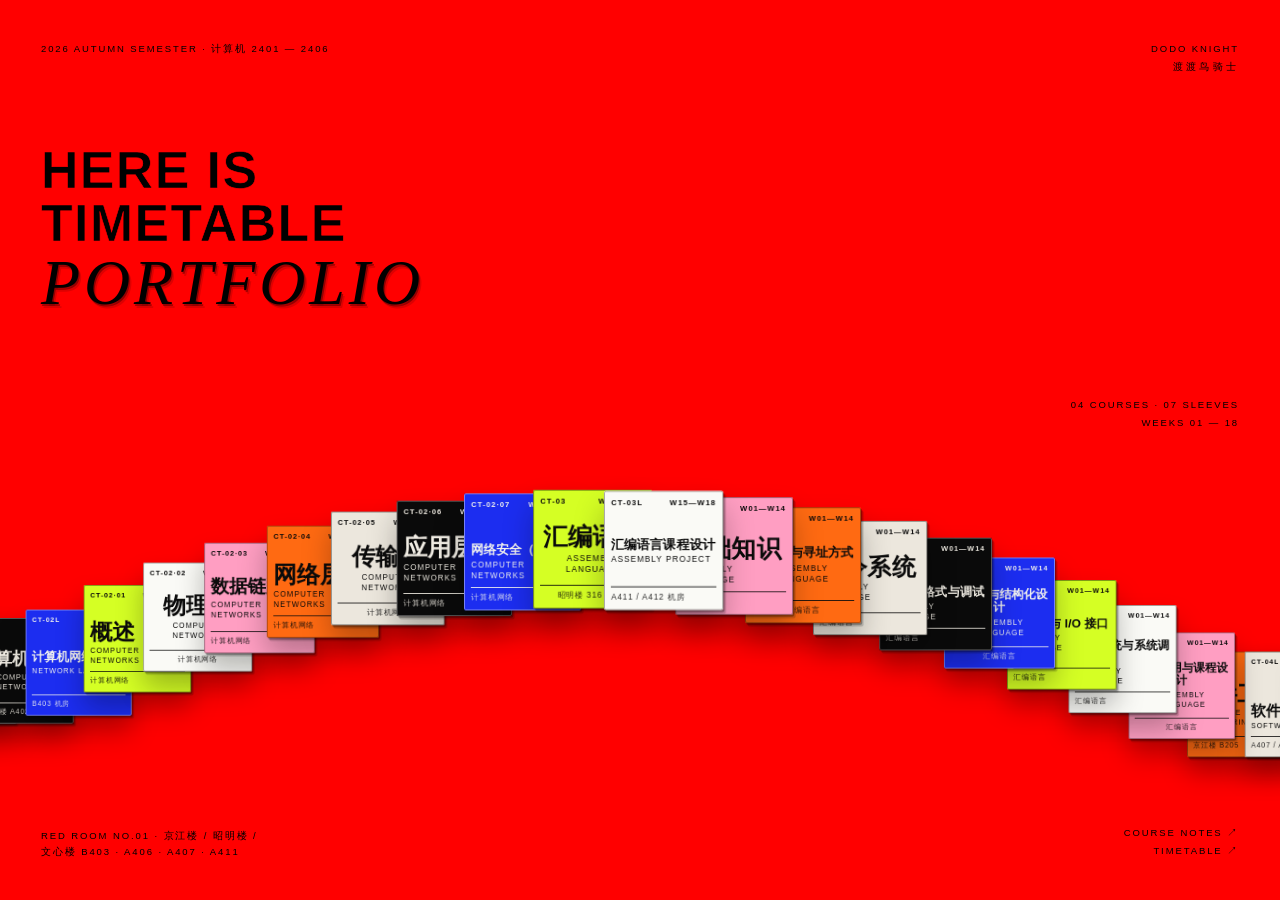
<file: index.html>
<!DOCTYPE html>
<html lang="zh-CN">
<head>
  <meta charset="UTF-8" />
  <meta name="viewport" content="width=device-width, initial-scale=1" />
  <meta name="color-scheme" content="only light" />
  <title>HERE IS TIMETABLE — PORTFOLIO · 渡渡鸟骑士</title>
  <meta name="description" content="2026 秋季学期课表：红底极简排版，横向弧形专辑卡阵，左右移动鼠标即可翻页" />
  <link rel="stylesheet" href="home.css" />
</head>
<body class="home">

  <!-- ================= 左上最上面：一行小字 ================= -->
  <p class="cover-note">2026 Autumn Semester · 计算机 2401 — 2406</p>

  <!-- ================= 左上：两行大字 + 一行花字 ================= -->
  <header class="cover">
    <h1 class="cover-title">
      <span class="line line-a">Here is</span>
      <span class="line line-b">Timetable</span>
      <span class="line line-c">Portfolio</span>
    </h1>
  </header>

  <!-- ================= 下半：倒 C 形专辑卡阵 ================= -->
  <main class="stage" id="stage">
    <div class="ring" id="ring" role="group" aria-label="课程与章节专辑卡阵"></div>
    <noscript>
      <p class="deck-fallback">本页需要启用 JavaScript 才能显示专辑卡阵。</p>
    </noscript>
  </main>

  <!-- ================= 右侧：三行极小黑色文字 ================= -->
  <aside class="meta meta-name">
    <p class="micro">Dodo Knight</p>
    <p class="micro micro-cn">渡渡鸟骑士</p>
  </aside>

  <aside class="meta meta-info">
    <p class="micro">04 Courses · 07 Sleeves</p>
    <p class="micro">Weeks 01 — 18</p>
  </aside>

  <nav class="meta meta-nav" aria-label="站点导航">
    <a class="micro link" href="courses.html">Course Notes ↗</a>
    <a class="micro link" href="timetable.html">Timetable ↗</a>
  </nav>

  <!-- ================= 左下：极小版权行 ================= -->
  <p class="micro colophon">
    Red Room No.01 · 京江楼 / 昭明楼 / 文心楼 B403 · A406 · A407 · A411
  </p>

  <script src="home.js"></script>
</body>
</html>
</file>
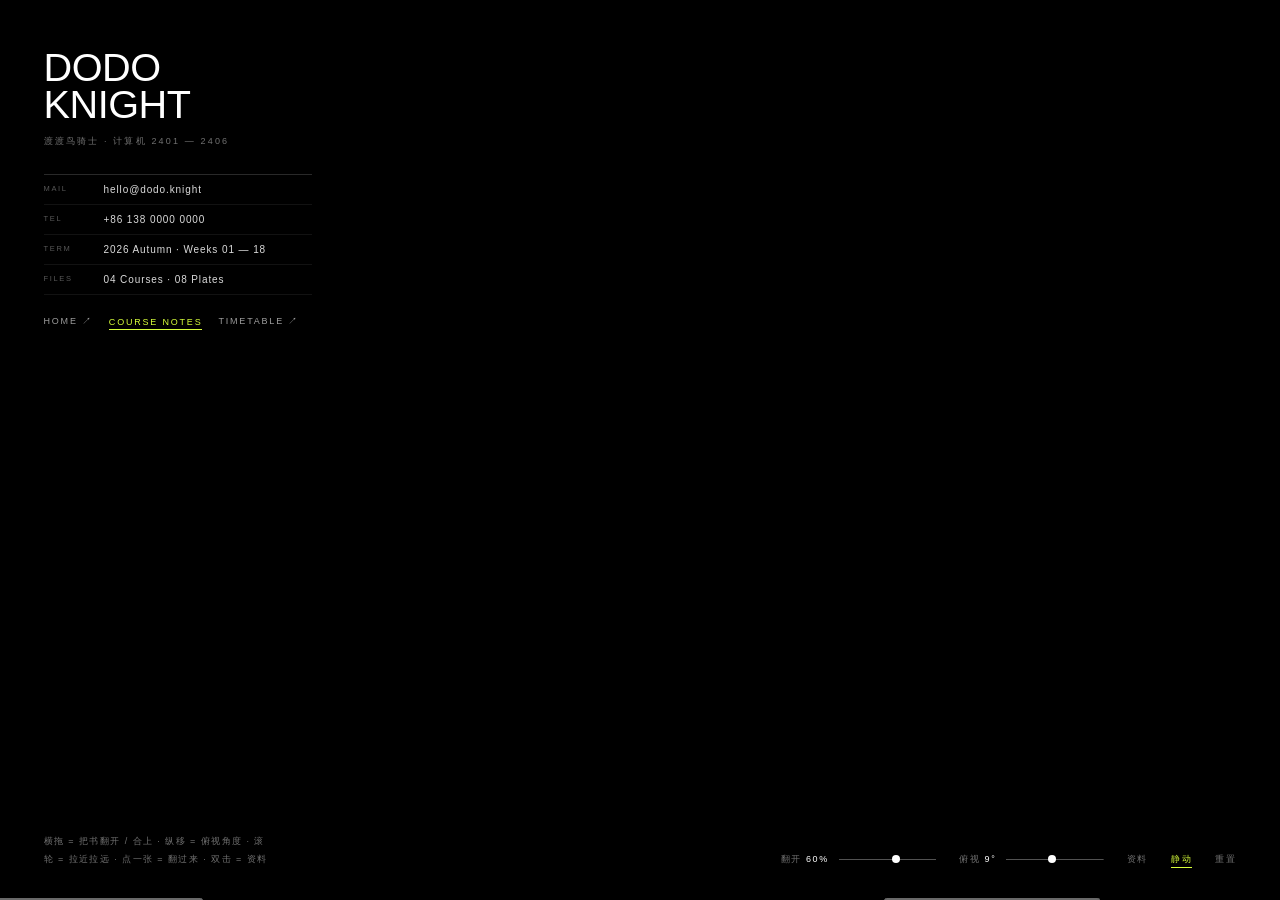
<file: courses.html>
<!DOCTYPE html>
<html lang="zh-CN">
<head>
  <meta charset="UTF-8" />
  <meta name="viewport" content="width=device-width, initial-scale=1" />
  <meta name="color-scheme" content="dark" />
  <title>课程资料 · Cosmic Timetable</title>
  <meta name="description" content="黑场纸页扇：画面正中央一个书脊点，八张有厚度的纸向左右两侧呈放射状摊开，横拖即开合，点一张把它翻过来" />
  <link rel="stylesheet" href="shared.css" />
  <link rel="stylesheet" href="courses.css" />
</head>
<body class="courses">

  <!-- ================= 左上：极简身份区（极细大字 + 极小字，大小对比拉开） ================= -->
  <header class="mast">
    <h1 class="mast-name">Dodo<br />Knight</h1>

    <p class="mast-cn">渡渡鸟骑士 · 计算机 2401 — 2406</p>

    <dl class="mast-meta">
      <div><dt>Mail</dt><dd>hello@dodo.knight</dd></div>
      <div><dt>Tel</dt><dd>+86 138 0000 0000</dd></div>
      <div><dt>Term</dt><dd>2026 Autumn · Weeks 01 — 18</dd></div>
      <div><dt>Files</dt><dd id="idenFiles">04 Courses · 08 Plates</dd></div>
    </dl>

    <nav class="mast-nav" aria-label="站点导航">
      <a class="mast-link" href="index.html">Home ↗</a>
      <span class="mast-link is-now">Course Notes</span>
      <a class="mast-link" href="timetable.html">Timetable ↗</a>
    </nav>
  </header>

  <!-- ================= 舞台：书脊点在画面正中央，八张纸围着它向两侧放射状摊开 ================= -->
  <main class="stage" id="stage" aria-label="课程纸页扇">
    <!-- Canvas kept for legacy; textures are drawn to canvases and used as CSS backgrounds. -->
    <canvas class="view" id="view" width="1280" height="720" aria-hidden="true"></canvas>

    <!-- 当使用纯 CSS/DOM 渲染时，下面会插入 .fan 与 .plate 元素 -->
    <div class="fan" id="fan" role="group" aria-label="八张纸页扇"></div>

    <!-- 画布起不来（没有 WebGL）时的说明（仍保留，但不作为错误） -->
    <p class="stage-note" id="stageNote" hidden>
      这台设备的浏览器不需要 WebGL，纸页扇以纯 CSS 3D 渲染。
    </p>

    <!-- 八张纸在 DOM 里的替身：键盘 / 读屏照样走着到 -->
    <ul class="plates" id="plates" aria-label="八张纸"></ul>

    <noscript>
      <p class="stage-note">本页需要启用 JavaScript 才能渲染纸页扇。</p>
    </noscript>
  </main>

  <!-- ================= 右下：极小控制条 ================= -->
  <div class="dock">
    <label class="dock-range" for="openness">
      <span class="dock-cap">翻开 <b id="openVal">60%</b></span>
      <input type="range" id="openness" min="0" max="100" value="60" step="1" />
    </label>
    <label class="dock-range" for="lean">
      <span class="dock-cap">俯视 <b id="leanVal">09°</b></span>
      <input type="range" id="lean" min="-6" max="26" value="9" step="1" />
    </label>
    <button class="dock-btn" type="button" id="detailBtn">资料</button>
    <button class="dock-btn" type="button" id="autoBtn" aria-pressed="true">静动</button>
    <button class="dock-btn" type="button" id="resetBtn">重置</button>
  </div>

  <!-- ================= 左下：极小提示 ================= -->
  <p class="hint">
    横拖 = 把书翻开 / 合上 · 纵移 = 俯视角度 · 滚轮 = 拉近拉远 · 点一张 = 翻过来 · 双击 = 资料
  </p>

  <!-- ================= 资料抽屉 ================= -->
  <div class="scrim" id="scrim" hidden></div>
  <aside class="detail" id="detail" role="dialog" aria-modal="true"
         aria-labelledby="detailTitle" hidden>
    <button class="detail-close" type="button" id="detailClose" aria-label="关闭">✕</button>
    <div class="detail-sheet" id="detailSheet"></div>
  </aside>

  <!-- 用纯 CSS 3D + DOM 替代 three.js 渲染 -->
  <script src="courses.js"></script>
</body>
</html>
</file>
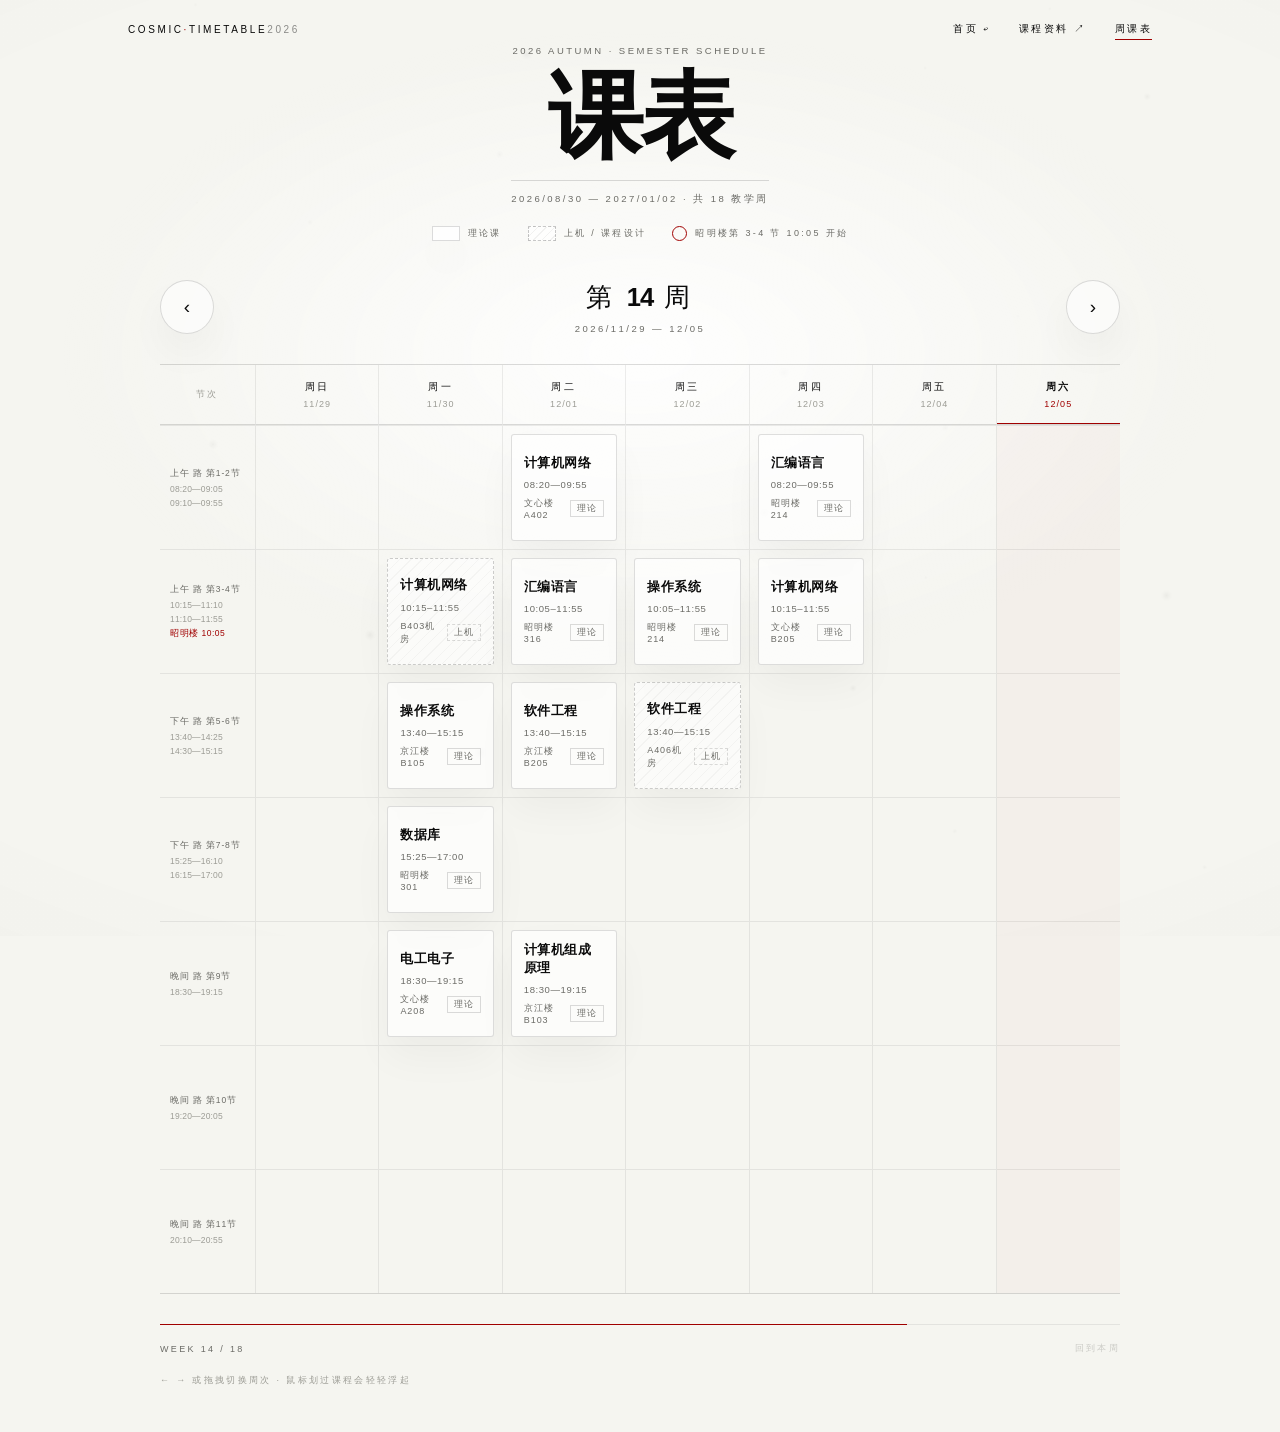
<file: timetable.html>
<!DOCTYPE html>
<html lang="zh-CN">
<head>
  <meta charset="UTF-8" />
  <meta name="viewport" content="width=device-width, initial-scale=1" />
  <meta name="color-scheme" content="dark" />
  <title>周课表 · Cosmic Timetable</title>
  <meta name="description" content="2026 秋季学期周课表：第 1—18 周，理论 / 上机，可左右翻周" />
  <link rel="stylesheet" href="shared.css" />
  <link rel="stylesheet" href="timetable.css" />
</head>
<body class="timetable-page">
  <!-- 星流粒子背景 -->
  <canvas id="starfield" aria-hidden="true"></canvas>
  <div class="vignette" aria-hidden="true"></div>

  <!-- 顶部导航 -->
  <nav class="topnav" aria-label="站点导航">
    <a class="nav-brand" href="index.html">COSMIC<i>·</i>TIMETABLE<i>2026</i></a>
    <div class="nav-links">
      <a class="nav-pill" href="index.html">首页 ↩</a>
      <a class="nav-pill" href="courses.html">课程资料 ↗</a>
      <span class="nav-pill is-static">周课表</span>
    </div>
  </nav>

  <main class="stage">
    <header class="masthead">
      <p class="eyebrow">2026 Autumn &middot; Semester Schedule</p>
      <h1 class="title display">课表</h1>
      <p class="meta" id="semesterMeta"></p>
      <ul class="legend">
        <li><span class="key key-theory" aria-hidden="true"></span>理论课</li>
        <li><span class="key key-lab" aria-hidden="true"></span>上机 / 课程设计</li>
        <li><span class="key key-note" aria-hidden="true"></span>昭明楼第 3-4 节 10:05 开始</li>
      </ul>
    </header>

    <section class="timetable" aria-label="一周课程安排">
      <div class="panel-head">
        <button class="nav-btn" id="prevWeek" type="button" aria-label="上一周" title="上一周（←）">
          <span aria-hidden="true">&#8249;</span>
        </button>
        <div class="week-info">
          <p class="week-title" id="weekLabel" aria-live="polite">第 1 周</p>
          <p class="week-range" id="weekRange"></p>
        </div>
        <button class="nav-btn" id="nextWeek" type="button" aria-label="下一周" title="下一周（→）">
          <span aria-hidden="true">&#8250;</span>
        </button>
      </div>

      <div class="viewport" id="viewport">
        <div class="track" id="track"></div>
      </div>

      <div class="panel-foot">
        <div class="progress" aria-hidden="true"><span class="progress-bar" id="progressBar"></span></div>
        <div class="foot-row">
          <p class="counter" id="counter"></p>
          <button class="ghost-btn" id="todayBtn" type="button" title="回到当前教学周（Home）">回到本周</button>
        </div>
        <p class="hint">&larr; &rarr; 或拖拽切换周次 · 鼠标划过课程会轻轻浮起</p>
      </div>
    </section>

    <noscript><p class="hint">本页需要启用 JavaScript 才能渲染课表。</p></noscript>
  </main>

  <script src="timetable.js"></script>
</body>
</html>
</file>
<file: home.css>
/* ==========================================================================
   HERE IS TIMETABLE — PORTFOLIO · 首页
   纯大红色 #FF0000 底 · 杂志封面式标题 · 横向 3D 弧形专辑卡阵
   规矩：不加渐变、不加粒子、不加图标，只有红 / 黑与卡面自身的专辑配色
   ========================================================================== */

:root {
  --red: #ff0000;
  --ink: #000000;
  --gutter: clamp(18px, 3.2vw, 52px);
  --micro: 9.5px;
  --sans: "Helvetica Neue", Helvetica, Arial, "PingFang SC", "Microsoft YaHei", sans-serif;
  --serif: "Bodoni MT", Didot, "Times New Roman", "Songti SC", "SimSun", serif;
  --silk: cubic-bezier(0.16, 1, 0.3, 1);
}

*,
*::before,
*::after { box-sizing: border-box; }

html,
body { height: 100%; }

body {
  margin: 0;
  overflow: hidden;
  background: var(--red);
  color: var(--ink);
  font-family: var(--sans);
  font-kerning: normal;
  -webkit-font-smoothing: antialiased;
  text-rendering: optimizeLegibility;
}

/* ---------- 极小文字：全站唯一的注释字号 ---------- */

.micro {
  margin: 0;
  font-size: var(--micro);
  font-weight: 500;
  letter-spacing: 0.2em;
  line-height: 1.9;
  text-transform: uppercase;
}

.micro-cn { letter-spacing: 0.34em; }

.link {
  position: relative;
  display: inline-block;
  color: inherit;
  text-decoration: none;
}

.link::after {
  position: absolute;
  left: 0;
  right: 0;
  bottom: -1px;
  height: 1px;
  content: "";
  background: currentColor;
  transform: scaleX(0);
  transform-origin: 0 50%;
  transition: transform 0.7s var(--silk);
}

.link:hover::after,
.link:focus-visible::after { transform: scaleX(1); }

/* ---------- 封面标题（左上：小字在上，三行大字在下） ---------- */

.cover {
  position: fixed;
  left: var(--gutter);
  top: clamp(56px, 16vh, 168px);
  z-index: 5;
  pointer-events: none;
}

.cover-title {
  margin: 0;
  display: flex;
  flex-direction: column;
}

.line {
  display: block;
  white-space: nowrap;
  text-transform: uppercase;
}

/* 大字：照着参考图——字重再压黑一档，两行之间留出可见的一道红 */
.line-a,
.line-b {
  font-size: clamp(22px, min(4.05vw, 7.6vh), 74px);
  font-weight: 700;
  line-height: 1.02;
  letter-spacing: 0.028em;
  -webkit-text-stroke: 0.012em var(--red);
}

/* 第三行「花字」：参考图里它比上面两行更大，高对比意大利体 + 极浅一层立体影 */
.line-c {
  font-family: var(--serif);
  font-style: italic;
  font-weight: 400;
  font-size: clamp(24px, min(5vw, 9.4vh), 92px);
  line-height: 1.02;
  letter-spacing: 0.06em;
  text-shadow:
    0.022em 0.03em 0 rgba(0, 0, 0, 0.34),
    0.045em 0.062em 0 rgba(0, 0, 0, 0.13);
}

/* 那行小字：单独钉在左边最上面，与右上角的落款同一水平线 */
.cover-note {
  position: fixed;
  left: var(--gutter);
  top: clamp(24px, 4.4vh, 46px);
  z-index: 6;
  margin: 0;
  font-size: var(--micro);
  font-weight: 500;
  letter-spacing: 0.2em;
  line-height: 1.9;
  text-transform: uppercase;
}

/* ---------- 舞台与弧形卡阵 ---------- */

/* 每张卡的层叠顺序由 z-index 定 —— 于是最靠中间的那张永远压住左右邻卡 */
.stage {
  position: fixed;
  inset: 0;
  z-index: 2;
  overflow: hidden;
}

/* 卡阵原点：屏幕中轴偏下——中间最高，两端沿倒 C 沉下去，且左高右低，整条卡带落在下半幅 */
.ring {
  position: absolute;
  left: 50%;
  top: 62%;
  width: 0;
  height: 0;
}

/* 一张卡 = 一张专辑：方封套 + 扑克牌式的厚度与投影 */
.sleeve {
  --u: calc(var(--cw) / 100);
  --pad: calc(var(--u) * 6);
  position: absolute;
  left: 0;
  top: 0;
  width: var(--cw);
  height: var(--cw);
  margin-left: calc(var(--cw) / -2);
  margin-top: calc(var(--cw) / -2);
  padding: var(--pad);
  display: flex;
  flex-direction: column;
  justify-content: space-between;
  overflow: hidden;
  border-radius: 2px;
  background: var(--bg);
  color: var(--fg);
  text-decoration: none;
  will-change: transform, opacity;
  transition: opacity 0.5s var(--silk);
  box-shadow:
    calc(var(--u) * 1.1) calc(var(--u) * 1.5) 0 rgba(0, 0, 0, 0.3),
    calc(var(--u) * 2.2) calc(var(--u) * 3) 0 rgba(0, 0, 0, 0.16),
    0 calc(var(--u) * 15) calc(var(--u) * 26) rgba(0, 0, 0, 0.28);
}

/* 封套边缘的一根发丝线 */
.sleeve::after {
  position: absolute;
  inset: 0;
  content: "";
  border: 1px solid var(--edge);
  border-radius: inherit;
  pointer-events: none;
}

/* 靠近鼠标的那张：原地放大成一张方卡，影子再压重一点 */
.sleeve.is-lift {
  box-shadow:
    calc(var(--u) * 1.1) calc(var(--u) * 1.5) 0 rgba(0, 0, 0, 0.32),
    calc(var(--u) * 2.2) calc(var(--u) * 3) 0 rgba(0, 0, 0, 0.18),
    0 calc(var(--u) * 22) calc(var(--u) * 38) rgba(0, 0, 0, 0.44);
}

/* ---------- 卡面排版（小卡：注释字号相对放大，保证还看得清） ---------- */

.sv-head {
  display: flex;
  justify-content: space-between;
  font-size: calc(var(--u) * 6.4);
  font-weight: 600;
  letter-spacing: 0.14em;
  text-transform: uppercase;
}

.sv-name {
  display: flex;
  flex-direction: column;
  gap: calc(var(--u) * 2.6);
}

.sv-cn {
  font-size: calc(var(--cw) * var(--cn, 0.2));
  font-weight: 800;
  line-height: 1.05;
  letter-spacing: 0.005em;
}

.sv-en {
  font-size: calc(var(--u) * 6.8);
  font-weight: 500;
  line-height: 1.35;
  letter-spacing: 0.13em;
  text-transform: uppercase;
}

.sv-foot {
  display: flex;
  flex-direction: column;
  gap: calc(var(--u) * 1.6);
  padding-top: calc(var(--u) * 3);
  border-top: 1px solid;
  font-size: calc(var(--u) * 6.8);
  font-weight: 500;
  line-height: 1.45;
  letter-spacing: 0.1em;
  text-transform: uppercase;
  opacity: 0.85;
}

/* ---------- 三种版面：同一套字，不同的排法 ---------- */

/* A · 标题靠上，信息压底 */
.sv-a .sv-name { margin-top: calc(var(--u) * 7); }

/* B · 标题与信息一起压在底部 */
.sv-b .sv-name { margin-top: auto; }
.sv-b .sv-foot { margin-top: calc(var(--u) * 5); }
.sv-b .sv-head {
  position: absolute;
  left: var(--pad);
  right: var(--pad);
  top: var(--pad);
}

/* C · 全部居中对齐，页眉页脚贴边 */
.sv-c {
  align-items: center;
  justify-content: center;
  text-align: center;
}

.sv-c .sv-name { gap: calc(var(--u) * 3.4); }

.sv-c .sv-head,
.sv-c .sv-foot {
  position: absolute;
  left: var(--pad);
  right: var(--pad);
}

.sv-c .sv-head { top: var(--pad); }
.sv-c .sv-foot { bottom: var(--pad); align-items: center; }

/* ---------- 七张专辑的七种封套配色 ---------- */

.skin-cream  { --bg: #ece7dd; --fg: #0b0b0b; --edge: rgba(0, 0, 0, 0.4); }
.skin-ink    { --bg: #0a0a0a; --fg: #f1ede4; --edge: rgba(255, 255, 255, 0.32); }
.skin-cobalt { --bg: #1c2df0; --fg: #f2f2ee; --edge: rgba(255, 255, 255, 0.4); }
.skin-acid   { --bg: #d5ff24; --fg: #0b0b0b; --edge: rgba(0, 0, 0, 0.4); }
.skin-white  { --bg: #fafaf6; --fg: #0b0b0b; --edge: rgba(0, 0, 0, 0.34); }
.skin-blush  { --bg: #ff9ec2; --fg: #0b0b0b; --edge: rgba(0, 0, 0, 0.34); }
.skin-tang   { --bg: #ff6a12; --fg: #0b0b0b; --edge: rgba(0, 0, 0, 0.34); }

/* ---------- 右侧 / 左下的极小文字块 ---------- */

.meta {
  position: fixed;
  z-index: 6;
  text-align: right;
}

.meta-name { top: clamp(24px, 4.4vh, 46px); right: var(--gutter); }
.meta-info { top: 44%; right: var(--gutter); }
.meta-nav {
  bottom: clamp(24px, 4.4vh, 46px);
  right: var(--gutter);
  display: flex;
  flex-direction: column;
  align-items: flex-end;
}

.colophon {
  position: fixed;
  left: var(--gutter);
  bottom: clamp(24px, 4.4vh, 46px);
  z-index: 6;
  max-width: 42ch;
  line-height: 1.7;
}

/* ---------- 卡阵兜底提示（只在没有 JavaScript 时出现） ---------- */

.deck-fallback {
  position: absolute;
  left: var(--gutter);
  right: var(--gutter);
  bottom: clamp(40px, 7vh, 80px);
  margin: 0;
  font-size: var(--micro);
  font-weight: 500;
  letter-spacing: 0.18em;
  text-align: center;
  text-transform: uppercase;
}

/* ---------- 键盘焦点 ---------- */

:focus-visible {
  outline: 1px solid currentColor;
  outline-offset: 4px;
}

/* ---------- 窄屏 / 矮屏 ---------- */

@media (max-width: 760px) {
  .cover { top: clamp(50px, 11vh, 92px); }
  .cover-note { letter-spacing: 0.14em; }
  .meta-info { top: 34%; }
  .colophon { display: none; }
}

@media (max-width: 560px) {
  .ring { top: 58%; }
}

@media (max-height: 680px) {
  .meta-info { top: 32%; }
  .ring { top: 58%; }
}
</file>
<file: shared.css>
/* ==========================================================================
   COSMIC TIMETABLE · 共享层
   设计令牌（纸 / 墨 / 荧光点缀）+ 固定顶部导航 + 通用小组件
   三个页面共用：
     index.html      首页拼贴
     courses.html    课程资料（纸页翻扇）
     timetable.html  周课表
   ========================================================================== */

:root {
  /* ── 纸 · 墨 · 一点红 ─────────────────────────────────────────────
     全站只有三种颜色：纸 #F5F5F0 / 墨 #0A0A0A / 点缀 #A00000
     想换成荧光黄绿，只改 --accent: #ccff00 一行即可 */
  --paper: #f5f5f0;
  --paper-2: #fbfbf7;
  --white: #ffffff;
  --ink: #0a0a0a;
  --accent: #a00000;
  --grey: #6b6b66;
  --grey-2: #9c9c95;

  /* 极细银灰边 + 极弱投影：卡片悬浮在纸上的材料感 */
  --hair: 0.5px;
  --line: rgba(10, 10, 10, 0.14);
  --line-soft: rgba(10, 10, 10, 0.07);
  --shadow-float: 0 20px 40px rgba(0, 0, 0, 0.04);
  --shadow-lift: 0 34px 70px rgba(0, 0, 0, 0.07);

  /* 字号 / 字重 / 字距：大标题极粗，正文极细 */
  --w-display: 900;
  --w-light: 300;
  --track: 0.15em;
  --track-wide: 0.26em;
  --track-tight: -0.035em;
  --gutter: 10vw;

  --sans: "Inter", "Helvetica Neue", "PingFang SC", "Hiragino Sans GB",
    "Microsoft YaHei", Arial, sans-serif;
  --mono: "SFMono-Regular", "JetBrains Mono", "Cascadia Mono", Consolas,
    "Liberation Mono", monospace;
  --serif: "Times New Roman", "Songti SC", "SimSun", serif;

  --ease: cubic-bezier(0.22, 0.61, 0.36, 1);
  --ease-silk: cubic-bezier(0.16, 1, 0.3, 1);

  /* 兼容旧变量名：全部收敛到纸 / 墨 / 点缀 */
  --noir: var(--ink);
  --grey-1: var(--grey);
  --lime: var(--white);
  --acid: var(--white);
  --red: var(--accent);
  --blue: var(--ink);
  --pink: var(--grey-2);
}

/* ---------- 固定顶部导航：报头式细字 + 悬停细线 ---------- */
/* 页面通过 --nav-ink 提供配色 */

.topnav {
  position: fixed;
  inset: 0 0 auto 0;
  z-index: 60;
  display: flex;
  align-items: center;
  justify-content: space-between;
  gap: 18px;
  padding: 20px var(--gutter);
  color: var(--nav-ink, var(--ink));
  pointer-events: none;
}

.topnav > * { pointer-events: auto; }

.nav-brand {
  color: inherit;
  font-size: 10px;
  font-weight: var(--w-light);
  letter-spacing: var(--track-wide);
  text-decoration: none;
  text-transform: uppercase;
  white-space: nowrap;
}

.nav-brand i {
  font-style: normal;
  color: var(--accent);
}

.nav-brand i:last-child {
  color: inherit;
  opacity: 0.45;
}

.nav-links {
  display: flex;
  align-items: center;
  gap: clamp(12px, 2.2vw, 30px);
}

.nav-pill {
  position: relative;
  padding: 3px 0;
  border: 0;
  background: none;
  color: inherit;
  font-size: 9.5px;
  font-weight: var(--w-light);
  letter-spacing: var(--track-wide);
  text-decoration: none;
  text-transform: uppercase;
  white-space: nowrap;
  cursor: pointer;
}

.nav-pill::after {
  position: absolute;
  left: 0;
  bottom: 0;
  width: 100%;
  height: var(--hair);
  content: "";
  background: currentColor;
  transform: scaleX(0);
  transform-origin: 0 50%;
  transition: transform 0.6s var(--ease-silk);
}

.nav-pill:hover::after,
.nav-pill.is-active::after { transform: scaleX(1); }

.nav-pill.is-static { cursor: default; }

.nav-pill.is-static::after {
  background: var(--accent);
  transform: scaleX(1);
}

/* ---------- 通用小组件 ---------- */

/* 纸张颗粒：极弱噪点，像艺术纸的纤维 */
.grain {
  position: fixed;
  inset: 0;
  z-index: 70;
  pointer-events: none;
  opacity: 0.4;
  mix-blend-mode: multiply;
  background-image: url('data:image/svg+xml;utf8,<svg xmlns="http://www.w3.org/2000/svg" width="180" height="180"><filter id="n"><feTurbulence type="fractalNoise" baseFrequency="0.9" numOctaves="3" stitchTiles="stitch"/></filter><rect width="180" height="180" filter="url(%23n)" opacity="0.42"/></svg>');
  background-size: 180px 180px;
}

.sr-only {
  position: absolute;
  width: 1px;
  height: 1px;
  margin: -1px;
  padding: 0;
  overflow: hidden;
  clip: rect(0 0 0 0);
  white-space: nowrap;
  border: 0;
}

/* ---------- 排版系统 ---------- */

/* 极小注释：展览标签式的注解 */
.micro,
.kicker {
  margin: 0;
  font-size: 9.5px;
  font-weight: var(--w-light);
  letter-spacing: var(--track-wide);
  text-transform: uppercase;
}

/* 正文基准：极细 + 宽字距 */
.track {
  font-weight: var(--w-light);
  letter-spacing: var(--track);
}

/* 巨幅标题：极粗 + 极缓慢的呼吸（缩放 + 字距一起动） */
.display {
  margin: 0;
  font-weight: var(--w-display);
  letter-spacing: var(--track-tight);
  line-height: 0.85;
  transform-origin: 50% 52%;
  animation: breathe 14s cubic-bezier(0.45, 0, 0.55, 1) infinite;
  will-change: transform, letter-spacing;
}

/* 只让字距呼吸，不动缩放 */
.breathe-track {
  animation: breathe-track 18s cubic-bezier(0.45, 0, 0.55, 1) infinite;
  will-change: letter-spacing;
}

@keyframes breathe {
  0%, 100% { transform: scale(1); letter-spacing: var(--track-tight); }
  50%      { transform: scale(1.017); letter-spacing: calc(var(--track-tight) + 0.014em); }
}

@keyframes breathe-track {
  0%, 100% { letter-spacing: var(--track); }
  50%      { letter-spacing: calc(var(--track) + 0.07em); }
}

/* 出版物的细分割线 */
.rule {
  height: var(--hair);
  margin: 0;
  border: 0;
  background: var(--line);
}

.rule-accent {
  height: var(--hair);
  margin: 0;
  border: 0;
  background: var(--accent);
}

/* 只给大标题保留的点缀：一小段红线 */
.tick {
  display: block;
  width: 34px;
  height: 1px;
  background: var(--accent);
}

:focus-visible {
  outline: 1px solid currentColor;
  outline-offset: 4px;
}

/* ---------- 无障碍：减少动态效果 ---------- */

@media (prefers-reduced-motion: reduce) {
  .marquee-track,
  .display,
  .breathe-track { animation: none !important; }
}
</file>
<file: courses.css>
/* ==========================================================================
   课程资料 · 黑场纸页扇（3D PAPER FAN）
   纯黑底 + 白纸 + 一点荧光黄：画面正中央是一个「书脊点」，
   八张有厚度的纸全部以它为转轴，向左右两侧呈放射状立在空中，
   左边四张朝左、右边四张朝右，相邻两张永远差一个夹角（书页那样翻开着）。
   纸是三维实体（three.js 画的，见 vendor/three.min.js + courses.js）：
   正面 / 背面是 canvas 贴图，四道边墙是纸的侧厚。
   CSS 这里只管舞台、那一排看不见但点得到的按钮、以及抽屉 / 控制条。
   ========================================================================== */

body.courses {
  height: 100vh;
  height: 100dvh;
  margin: 0;
  overflow: hidden;
  background: #000;
  color: #fff;
  font-family: var(--sans);
  font-size: 15px;
  font-weight: 200;
  letter-spacing: 0.02em;
  -webkit-font-smoothing: antialiased;
  -moz-osx-font-smoothing: grayscale;

  /* ── 白纸 ─────────────────────────────────────────────── */
  --sheet: #f4f3ee;               /* 纸页本身 */
  --sheet-ink: #0a0a0a;           /* 纸上的字 */
  --sheet-mute: rgba(10, 10, 10, 0.52);
  --sheet-hair: rgba(10, 10, 10, 0.15);
  --sheet-edge: #cfcec7;          /* 纸的侧厚（前侧，受光） */
  --sheet-edge-2: #a8a7a0;        /* 纸的侧厚（后侧，背光） */

  /* ── 夹在册子里的那张墨纸 ──
     纸上的版面色值全部由脚本读这几行画进 canvas，所以色值只写在这里 */
  --ink-sheet: #0e0e0e;
  --ink-ink: #f2f2ee;
  --ink-mute: rgba(242, 242, 238, 0.5);
  --ink-hair: rgba(242, 242, 238, 0.2);
  --ink-edge: #2c2c2a;
  --ink-edge-2: #151514;

  /* ── 舞台上的一切 ─────────────────────────────────────── */
  --accent: #d8ff3a;              /* 唯一点缀：荧光黄 */
  --blue: #1f2ef0;                /* 极少处才用的蓝 */
  --cold: rgba(255, 255, 255, 0.16);
  --cold-2: rgba(255, 255, 255, 0.44);
  --gutter: clamp(20px, 3.4vw, 56px);
  --hairline: 0.5px;
  --th: 7px;                      /* 一张纸有多厚 */
  --w-thin: 100;
  --w-light: 200;
}

:focus-visible {
  outline: 1px solid currentColor;
  outline-offset: 4px;
}

/* ---------- 左上：极细大字 + 极小字，大小对比拉到最开 ---------- */

.mast {
  position: fixed;
  left: var(--gutter);
  top: clamp(26px, 5.4vh, 62px);
  z-index: 55;
  width: min(268px, 66vw);
  pointer-events: none;
}

.mast > * { pointer-events: auto; }

.mast-name {
  margin: 0;
  font-size: clamp(30px, 3.1vw, 46px);
  font-weight: var(--w-thin);
  letter-spacing: -0.012em;
  line-height: 0.94;
  text-transform: uppercase;
}

.mast-cn {
  margin: 12px 0 0;
  color: var(--cold-2);
  font-size: 9px;
  font-weight: var(--w-light);
  letter-spacing: 0.24em;
}

.mast-meta {
  margin: 26px 0 0;
  border-top: var(--hairline) solid var(--cold);
}

.mast-meta > div {
  display: grid;
  grid-template-columns: 52px 1fr;
  gap: 8px;
  padding: 7px 0;
  border-bottom: var(--hairline) solid rgba(255, 255, 255, 0.07);
}

.mast-meta dt {
  color: rgba(255, 255, 255, 0.34);
  font-size: 7.5px;
  font-weight: var(--w-light);
  letter-spacing: 0.22em;
  line-height: 1.9;
  text-transform: uppercase;
}

.mast-meta dd {
  margin: 0;
  color: rgba(255, 255, 255, 0.86);
  font-size: 10px;
  font-weight: var(--w-light);
  letter-spacing: 0.09em;
  line-height: 1.5;
}

.mast-nav {
  display: flex;
  flex-wrap: wrap;
  align-items: center;
  gap: 4px 16px;
  margin-top: 20px;
}

.mast-link {
  position: relative;
  color: rgba(255, 255, 255, 0.62);
  font-size: 9px;
  font-weight: var(--w-light);
  letter-spacing: 0.2em;
  text-decoration: none;
  text-transform: uppercase;
}

.mast-link::after {
  position: absolute;
  left: 0;
  bottom: -3px;
  width: 100%;
  height: var(--hairline);
  content: "";
  background: currentColor;
  transform: scaleX(0);
  transform-origin: 0 50%;
  transition: transform 0.6s var(--ease-silk);
}

.mast-link:hover { color: #fff; }
.mast-link:hover::after { transform: scaleX(1); }

.mast-link.is-now {
  color: var(--accent);
  cursor: default;
}

.mast-link.is-now::after {
  background: var(--accent);
  transform: scaleX(1);
}


/* ---------- 舞台：一片纯黑，画面正中央就是书脊点 ---------- */

.stage {
  position: fixed;
  inset: 0;
  z-index: 10;
  overflow: hidden;
  touch-action: none;             /* 横拖 / 纵拖都归脚本管，别让页面自己滚 */
  user-select: none;
  -webkit-user-select: none;
  cursor: grab;
}

.stage.is-dragging { cursor: grabbing; }

/* 画布：铺满整页；绘图缓冲的尺寸（含 devicePixelRatio）由脚本写 */
.view {
  display: block;
  width: 100%;
  height: 100%;
  touch-action: none;
}

/* 八张纸在 DOM 里的替身：视觉上藏起来，键盘 / 读屏照样走着到 */
.plates {
  position: absolute;
  width: 1px;
  height: 1px;
  margin: -1px;
  padding: 0;
  overflow: hidden;
  clip: rect(0 0 0 0);
  white-space: nowrap;
  list-style: none;
}

.plates-btn {
  border: 0;
  background: none;
  color: inherit;
  font: inherit;
  cursor: pointer;
}

/* 没有 WebGL / 没有 JavaScript 时的兜底说明 */
.stage-note {
  position: absolute;
  left: 50%;
  top: 50%;
  width: min(34ch, 72vw);
  margin: 0;
  transform: translate(-50%, -50%);
  color: rgba(255, 255, 255, 0.66);
  font-size: 11px;
  font-weight: 200;
  letter-spacing: 0.16em;
  line-height: 1.9;
  text-align: center;
}

/* 左上那一片排版会压在纸上：给它一层极淡的黑纱，字就永远读得清 */
.mast::before {
  position: absolute;
  inset: -26px -34px -22px -48px;
  z-index: -1;
  content: "";
  background: radial-gradient(120% 105% at 22% 26%, rgba(0, 0, 0, 0.94),
    rgba(0, 0, 0, 0.6) 58%, rgba(0, 0, 0, 0) 100%);
}

/* ---------- 纸：全在 canvas 里画，这一层 CSS 不再管 ----------
   一张纸是三维实体，不是 DOM 元素。正面 / 背面 / 四道侧厚都由
   courses.js 用 three.js 画（BoxGeometry + canvas 贴图），
   朝向只靠 Object3D.rotation.y，所以这里没有任何 transform 规则；
   纸上的版面（编号 / 几何色块 / 大号课名 / 目录）画在 drawRecto / drawVerso 里，
   字号一律用 u = 纸高的 1/100，和原来那套版式一致。
   CSS 这里只管舞台、那排看不见但点得到的按钮、抽屉、控制条。 */


/* ---------- 左下：极小提示 · 右下：极小控制条 ---------- */

.hint {
  position: fixed;
  left: var(--gutter);
  bottom: clamp(18px, 3.6vh, 40px);
  z-index: 55;
  width: min(46ch, 50vw);
  margin: 0;
  color: var(--cold-2);
  font-size: 9px;
  font-weight: var(--w-light);
  letter-spacing: 0.16em;
  line-height: 1.9;
  text-transform: uppercase;
  pointer-events: none;
}

.dock {
  position: fixed;
  right: var(--gutter);
  bottom: clamp(18px, 3.6vh, 40px);
  z-index: 55;
  display: flex;
  align-items: center;
  gap: clamp(12px, 1.8vw, 26px);
}

.dock-range {
  display: flex;
  align-items: center;
  gap: 10px;
  cursor: pointer;
}

.dock-cap {
  color: var(--cold-2);
  font-size: 9px;
  font-weight: var(--w-light);
  letter-spacing: 0.18em;
  text-transform: uppercase;
  white-space: nowrap;
}

.dock-cap b {
  color: #fff;
  font-weight: 400;
  font-variant-numeric: tabular-nums;
}

.dock-range input[type="range"] {
  width: clamp(66px, 7.6vw, 116px);
  height: 16px;
  margin: 0;
  border: 0;
  background:
    linear-gradient(rgba(255, 255, 255, 0.32), rgba(255, 255, 255, 0.32))
    center / 100% 1px no-repeat;
  appearance: none;
  -webkit-appearance: none;
  cursor: pointer;
}

.dock-range input[type="range"]::-webkit-slider-thumb {
  width: 8px;
  height: 8px;
  border: 0;
  border-radius: 50%;
  background: #fff;
  appearance: none;
  -webkit-appearance: none;
}

.dock-range input[type="range"]::-moz-range-thumb {
  width: 8px;
  height: 8px;
  border: 0;
  border-radius: 50%;
  background: #fff;
}

.dock-btn {
  position: relative;
  padding: 2px 0;
  border: 0;
  background: none;
  color: var(--cold-2);
  font-family: inherit;
  font-size: 9px;
  font-weight: var(--w-light);
  letter-spacing: 0.18em;
  text-transform: uppercase;
  white-space: nowrap;
  cursor: pointer;
}

.dock-btn::after {
  position: absolute;
  right: 0;
  bottom: 0;
  left: 0;
  height: var(--hairline);
  content: "";
  background: currentColor;
  transform: scaleX(0);
  transform-origin: 0 50%;
  transition: transform 0.6s var(--ease-silk);
}

.dock-btn:hover::after,
.dock-btn[aria-pressed="true"]::after { transform: scaleX(1); }

.dock-btn:hover,
.dock-btn[aria-pressed="true"] { color: var(--accent); }

/* 兜底说明的样式在上面 .stage-note 里（画布起不来时脚本把它显出来） */

/* ---------- 资料抽屉：黑底白字，与舞台同一身衣服 ---------- */

.scrim {
  position: fixed;
  inset: 0;
  z-index: 70;
  background: rgba(0, 0, 0, 0.7);
  opacity: 0;
  transition: opacity 0.5s var(--ease);
}

.scrim.is-on { opacity: 1; }

.detail {
  position: fixed;
  top: 0;
  right: 0;
  bottom: 0;
  z-index: 80;
  width: min(560px, 92vw);
  overflow: hidden;
  border-left: var(--hairline) solid rgba(255, 255, 255, 0.16);
  background: #070707;
  color: #f2f2ee;
  box-shadow: -40px 0 90px rgba(0, 0, 0, 0.6);
  transform: translateX(102%);
  transition: transform 0.62s var(--ease-silk);
}

.detail.is-on { transform: translateX(0); }

.detail-sheet {
  height: 100%;
  padding: clamp(54px, 7vh, 84px) clamp(22px, 3.2vw, 50px) 54px;
  overflow-y: auto;
  overscroll-behavior: contain;
}

.detail-close {
  position: absolute;
  top: 14px;
  right: 16px;
  z-index: 2;
  width: 34px;
  height: 34px;
  border: 0;
  background: none;
  color: #f2f2ee;
  font-size: 14px;
  cursor: pointer;
}


.d-kicker {
  display: flex;
  justify-content: space-between;
  gap: 12px;
  margin: 0 0 12px;
  padding-right: 38px;      /* 给右上角的关闭按钮让位 */
  color: rgba(255, 255, 255, 0.42);
  font-family: var(--mono);
  font-size: 9.5px;
  letter-spacing: 0.22em;
  text-transform: uppercase;
}

.d-title {
  margin: 0;
  font-size: clamp(28px, 3.2vw, 40px);
  font-weight: var(--w-light);
  letter-spacing: -0.014em;
  line-height: 1.02;
}

.d-en {
  margin: 10px 0 0;
  color: rgba(255, 255, 255, 0.46);
  font-family: var(--serif);
  font-size: 13px;
  font-style: italic;
}

.d-now {
  margin: 16px 0 0;
  padding: 8px 11px;
  border-left: 2px solid var(--accent);
  background: rgba(255, 255, 255, 0.05);
  font-size: 11.5px;
  letter-spacing: 0.04em;
}

.d-block { margin-top: 30px; }

.d-block > h3 {
  display: flex;
  align-items: center;
  gap: 10px;
  margin: 0 0 12px;
  color: rgba(255, 255, 255, 0.78);
  font-family: var(--mono);
  font-size: 9.5px;
  font-weight: 400;
  letter-spacing: 0.24em;
  text-transform: uppercase;
}

.d-block > h3::after {
  flex: 1 1 auto;
  height: var(--hairline);
  content: "";
  background: rgba(255, 255, 255, 0.16);
}

.d-sched { margin: 0; }

.d-sched-row {
  display: grid;
  grid-template-columns: 62px 1fr;
  gap: 10px;
  padding: 8px 0;
  border-bottom: var(--hairline) dotted rgba(255, 255, 255, 0.22);
}

.ds-day {
  font-family: var(--mono);
  font-size: 10.5px;
}

.ds-body b {
  display: block;
  font-family: var(--mono);
  font-size: 11px;
  font-weight: 400;
  font-variant-numeric: tabular-nums;
}

.ds-body em {
  display: block;
  margin-top: 2px;
  color: rgba(255, 255, 255, 0.44);
  font-size: 11px;
  font-style: normal;
}

/* 上机那几行：全页唯一的蓝 */
.d-sched-row.is-lab .ds-day,
.d-sched-row.is-lab .ds-body b { color: #7c88ff; }

/* 教学大纲：一行一章 —— 荧光黄编号 + 章名 */
.d-list {
  margin: 0;
  padding: 0;
  list-style: none;
}

.d-list > li {
  display: flex;
  align-items: baseline;
  gap: 11px;
  padding: 9px 0;
  border-top: var(--hairline) solid rgba(255, 255, 255, 0.1);
  font-size: 12.5px;
  line-height: 1.6;
}

.d-list > li:first-child { border-top: 0; }

.d-list > li i {
  flex: 0 0 auto;
  min-width: 26px;
  color: var(--accent);
  font-family: var(--mono);
  font-size: 9.5px;
  font-style: normal;
  letter-spacing: 0.1em;
}

/* 说明：几条小字，前面一个小方块 */
.d-notes {
  margin: 0;
  padding: 0;
  list-style: none;
}

.d-notes > li {
  position: relative;
  margin-bottom: 5px;
  padding-left: 15px;
  color: rgba(255, 255, 255, 0.6);
  font-size: 12px;
  line-height: 1.72;
}

.d-notes > li::before {
  position: absolute;
  left: 2px;
  top: 0.68em;
  width: 4px;
  height: 4px;
  content: "";
  background: rgba(255, 255, 255, 0.38);
}

.d-foot {
  margin: 26px 0 0;
  padding-top: 12px;
  border-top: var(--hairline) solid rgba(255, 255, 255, 0.14);
  color: rgba(255, 255, 255, 0.34);
  font-family: var(--mono);
  font-size: 9px;
  letter-spacing: 0.16em;
  line-height: 1.8;
  text-transform: uppercase;
}

/* ---------- 窄屏 / 矮屏 ---------- */

@media (max-width: 1080px) {
  .mast { width: min(228px, 60vw); }
  .mast-meta { margin-top: 18px; }
  .dock-range input[type="range"] { width: 76px; }
}

@media (max-width: 820px) {
  .mast-meta > div:nth-child(2) { display: none; }   /* 窄屏先收起电话那行 */
  .hint { display: none; }
  .dock {
    right: auto;
    left: var(--gutter);
    max-width: 88vw;
    flex-wrap: wrap;
  }
}

@media (max-height: 700px) {
  .mast { top: 22px; }
  .mast-meta > div { padding: 4px 0; }
}

/* ---------- 无障碍：减少动态效果 ---------- */

@media (prefers-reduced-motion: reduce) {
  .detail,
  .scrim,
  .dock-btn::after,
  .mast-link::after { transition: none; }
}
</file>
<file: timetable.css>
/* ==========================================================================
   周课表 · 纸质画廊版
   纸 #F5F5F0 · 墨 #0A0A0A · 一点红 #A00000
   排版：标题极粗极大 + 极缓慢呼吸；注解极小极细
   卡片：悬浮在纸上的玻璃；四周超宽留白，课表被「供奉」在正中
   ========================================================================== */

:root {
  --axis: 96px;
}

body.timetable-page {
  min-height: 100vh;
  margin: 0;
  background: var(--paper);
  color: var(--ink);
  font-family: var(--sans);
  font-size: 15px;
  font-weight: var(--w-light);
  letter-spacing: var(--track);
  --nav-ink: var(--ink);
  overflow-x: hidden;
  -webkit-font-smoothing: antialiased;
  text-rendering: optimizeLegibility;
}

button { font-family: inherit; }

/* ---------- 尘埃粒子：极稀疏、极淡，像纸上的灰 ---------- */

#starfield {
  position: fixed;
  inset: 0;
  z-index: 0;
  display: block;
  width: 100%;
  height: 100%;
}

/* 展陈灯光：中间一圈极淡的高光 + 边缘极轻的压暗 */
.vignette {
  position: fixed;
  inset: -4%;
  z-index: 1;
  pointer-events: none;
  background:
    radial-gradient(58% 46% at 50% 40%, rgba(255, 255, 255, 0.9),
      rgba(245, 245, 240, 0) 72%),
    radial-gradient(130% 100% at 50% 50%, rgba(10, 10, 10, 0) 52%,
      rgba(10, 10, 10, 0.055) 100%);
  animation: drift 46s ease-in-out infinite alternate;
}

@keyframes drift {
  from { transform: translate3d(-1%, -0.5%, 0) scale(1.01); }
  to   { transform: translate3d(1%, 0.5%, 0) scale(1.03); }
}

/* ---------- 舞台：10vw 超宽边距 ---------- */

.stage {
  position: relative;
  z-index: 2;
  display: flex;
  flex-direction: column;
  align-items: center;
  justify-content: center;
  gap: clamp(20px, 3vw, 40px);
  min-height: 100vh;
  padding: 3.5vw var(--gutter);
}

/* ---------- 报头：巨大标题 + 极小注解 ---------- */

.masthead {
  width: min(960px, 100%);
  text-align: center;
}

.eyebrow {
  margin: 0 0 clamp(10px, 1.6vw, 22px);
  color: var(--grey);
  font-size: 9.5px;
  font-weight: var(--w-light);
  letter-spacing: var(--track-wide);
  text-transform: uppercase;
}

.title {
  margin: 0;
  padding: 0 0.04em;
  font-size: clamp(52px, 9.5vw, 140px);
  font-weight: var(--w-display);
  line-height: 0.85;
  letter-spacing: var(--track-tight);
}

.meta {
  display: inline-block;
  margin: clamp(14px, 1.8vw, 24px) 0 0;
  padding-top: 12px;
  border-top: var(--hair) solid var(--line);
  color: var(--grey);
  font-size: 9.5px;
  font-weight: var(--w-light);
  letter-spacing: var(--track-wide);
  text-transform: uppercase;
  font-variant-numeric: tabular-nums;
}

/* 图例：理论 / 上机 / 时间提示 */
.legend {
  display: flex;
  flex-wrap: wrap;
  align-items: center;
  justify-content: center;
  gap: 9px 26px;
  margin: clamp(12px, 1.6vw, 22px) 0 0;
  padding: 0;
  list-style: none;
  color: var(--grey);
  font-size: 9px;
  font-weight: var(--w-light);
  letter-spacing: var(--track-wide);
  text-transform: uppercase;
}

.legend li {
  display: inline-flex;
  align-items: center;
  gap: 8px;
}

.key {
  flex: 0 0 auto;
  width: 26px;
  height: 13px;
}

.key-theory {
  border: var(--hair) solid rgba(10, 10, 10, 0.14);
  background: rgba(255, 255, 255, 0.8);
  box-shadow: var(--shadow-float);
}

.key-lab {
  border: var(--hair) dashed rgba(10, 10, 10, 0.22);
  background:
    repeating-linear-gradient(135deg, rgba(10, 10, 10, 0.05) 0 1px,
      rgba(255, 255, 255, 0) 1px 6px),
    rgba(255, 255, 255, 0.7);
}

.key-note {
  width: 13px;
  height: 13px;
  border: var(--hair) solid var(--accent);
  border-radius: 50%;
}

/* ---------- 课表本体：不加外框，让卡片直接浮在纸上 ---------- */

.timetable {
  position: relative;
  width: min(960px, 100%);
  animation: rise 1.1s var(--ease-silk) both;
}

@keyframes rise {
  from { opacity: 0; transform: translateY(22px); }
  to   { opacity: 1; transform: none; }
}

.panel-head {
  display: grid;
  grid-template-columns: 54px 1fr 54px;
  align-items: center;
  gap: 22px;
  padding-bottom: clamp(18px, 2.4vw, 30px);
  border-bottom: var(--hair) solid var(--line);
  user-select: none;
  -webkit-user-select: none;
}

.nav-btn {
  display: grid;
  place-items: center;
  width: 54px;
  height: 54px;
  padding: 0;
  border: var(--hair) solid rgba(10, 10, 10, 0.14);
  border-radius: 50%;
  background: rgba(255, 255, 255, 0.55);
  box-shadow: var(--shadow-float);
  color: var(--ink);
  font-size: 19px;
  font-weight: var(--w-light);
  line-height: 1;
  cursor: pointer;
  transition: transform 0.7s var(--ease-silk), box-shadow 0.7s var(--ease-silk),
    background-color 0.4s var(--ease), opacity 0.3s linear;
}

.nav-btn:hover:not(:disabled) {
  transform: translateY(-8px);
  background: var(--white);
  box-shadow: var(--shadow-lift);
}

.nav-btn:disabled {
  opacity: 0.28;
  cursor: not-allowed;
}

.week-info { text-align: center; }

.week-title {
  margin: 0;
  font-size: clamp(23px, 2.5vw, 38px);
  font-weight: var(--w-light);
  letter-spacing: var(--track);
}

/* 周次数字：全站最粗字重的落点之一 */
.week-title .num {
  font-weight: var(--w-display);
  letter-spacing: var(--track-tight);
  font-variant-numeric: tabular-nums;
}

.week-range {
  margin: 8px 0 0;
  color: var(--grey);
  font-size: 9.5px;
  font-weight: var(--w-light);
  letter-spacing: var(--track-wide);
  text-transform: uppercase;
  font-variant-numeric: tabular-nums;
}

/* ---------- 翻页轨道 ---------- */

.viewport {
  position: relative;
  overflow: hidden;
}

.track {
  display: flex;
  will-change: transform;
  transition: transform 0.75s var(--ease-silk);
}

.week-panel {
  flex: 0 0 100%;
  min-width: 0;
  overflow-x: auto;
  overflow-y: hidden;
  opacity: 0.16;
  touch-action: pan-y;
  transition: opacity 0.75s var(--ease-silk);
  scrollbar-width: thin;
  scrollbar-color: rgba(10, 10, 10, 0.2) transparent;
}

.week-panel.is-active { opacity: 1; }

.week-panel::-webkit-scrollbar { height: 4px; }

.week-panel::-webkit-scrollbar-thumb { background: rgba(10, 10, 10, 0.18); }

/* ---------- 网格：只留 0.5px 的银灰细线 ---------- */

.viewport { user-select: none; -webkit-user-select: none; }

.grid {
  display: grid;
  grid-template-columns: var(--axis) repeat(7, minmax(0, 1fr));
  grid-template-rows: auto repeat(7, minmax(88px, 1fr));
  min-width: 720px;
  min-height: 400px;
}

.g-row { display: contents; }

.g-row > * {
  min-width: 0;
  border-right: var(--hair) solid var(--line-soft);
}

.g-row > *:last-child { border-right: 0; }

.g-row.g-head > * { border-bottom: var(--hair) solid var(--line); }

.g-row:not(.g-head) > * { border-top: var(--hair) solid var(--line-soft); }

.corner,
.day-head {
  display: flex;
  flex-direction: column;
  align-items: center;
  justify-content: center;
  gap: 5px;
  padding: 15px 6px;
}

.corner { color: var(--grey-2); }

.corner span {
  font-size: 8.5px;
  letter-spacing: var(--track-wide);
  text-transform: uppercase;
}

.day-name {
  font-size: 10px;
  font-weight: var(--w-light);
  letter-spacing: var(--track-wide);
}

.day-date {
  color: var(--grey-2);
  font-size: 9px;
  letter-spacing: 0.12em;
  font-variant-numeric: tabular-nums;
}

/* 今天：一点克制的红 */
.day-head.is-today { box-shadow: inset 0 -1px 0 0 var(--accent); }

.day-head.is-today .day-name { font-weight: var(--w-display); }

.day-head.is-today .day-date { color: var(--accent); }

.period {
  display: flex;
  flex-direction: column;
  justify-content: center;
  gap: 4px;
  padding: 10px 10px;
}

.p-label {
  color: var(--grey);
  font-size: 8.5px;
  font-weight: var(--w-light);
  letter-spacing: 0.1em;
  white-space: nowrap;
}

.p-time {
  color: var(--grey-2);
  font-size: 8.5px;
  letter-spacing: 0.02em;
  font-variant-numeric: tabular-nums;
  white-space: nowrap;
}

/* 第 3-4 节：昭明楼教室提前 10 分钟的提示 */
.p-note {
  color: var(--accent);
  font-size: 8.5px;
  letter-spacing: 0.06em;
  white-space: nowrap;
}

.cell {
  display: flex;
  padding: 9px;
}

.cell.is-today { background: rgba(160, 0, 0, 0.022); }

/* ---------- 课程卡片：悬浮在纸上的玻璃 ---------- */

.course {
  display: flex;
  flex: 1 1 auto;
  flex-direction: column;
  justify-content: center;
  gap: 9px;
  padding: 13px 14px;
  border: var(--hair) solid rgba(10, 10, 10, 0.13);
  border-radius: 3px;
  background: rgba(255, 255, 255, 0.66);
  -webkit-backdrop-filter: blur(9px) saturate(103%);
  backdrop-filter: blur(9px) saturate(103%);
  box-shadow: var(--shadow-float);
  transition: transform 0.7s var(--ease-silk), box-shadow 0.7s var(--ease-silk),
    background-color 0.45s var(--ease), border-color 0.45s var(--ease);
}

/* 极其丝滑的漂浮：抬起 8px + 影子变柔 */
.course:hover {
  transform: translateY(-8px);
  border-color: rgba(10, 10, 10, 0.2);
  background: var(--white);
  box-shadow: var(--shadow-lift);
}

.c-title {
  margin: 0;
  font-size: 12.5px;
  font-weight: 700;
  letter-spacing: 0.04em;
  line-height: 1.4;
}

/* 每门课自己的上课时间（第 3-4 节随教室不同） */
.c-time {
  margin: 0;
  color: var(--grey);
  font-size: 9.5px;
  font-weight: var(--w-light);
  letter-spacing: 0.06em;
  font-variant-numeric: tabular-nums;
  white-space: nowrap;
}

.c-meta {
  display: flex;
  align-items: center;
  justify-content: space-between;
  gap: 8px;
  margin: 0;
  color: var(--grey);
  font-size: 9px;
  font-weight: var(--w-light);
  letter-spacing: 0.1em;
}

.c-room { font-variant-numeric: tabular-nums; }

.c-kind {
  flex: 0 0 auto;
  padding: 1px 6px;
  border: var(--hair) solid var(--line);
  color: var(--grey);
}

/* 上机课：虚线细边 + 斜纹底 */
.course.is-lab {
  border-style: dashed;
  border-color: rgba(10, 10, 10, 0.2);
  background:
    repeating-linear-gradient(135deg, rgba(10, 10, 10, 0.03) 0 1px,
      rgba(255, 255, 255, 0) 1px 8px),
    rgba(255, 255, 255, 0.6);
}

.course.is-lab .c-kind { border-style: dashed; }

.course.is-lab:hover { background: var(--white); }

/* ---------- 底部：进度与翻页状态 ---------- */

.panel-foot {
  display: flex;
  flex-direction: column;
  gap: 15px;
  padding-top: clamp(18px, 2.4vw, 30px);
  border-top: var(--hair) solid var(--line);
}

.progress {
  position: relative;
  height: var(--hair);
  background: var(--line-soft);
  overflow: hidden;
}

.progress-bar {
  position: absolute;
  top: 0;
  bottom: 0;
  left: 0;
  width: 5%;
  background: var(--accent);
  transition: width 0.8s var(--ease-silk);
}

.foot-row {
  display: flex;
  align-items: center;
  justify-content: space-between;
  gap: 14px;
}

.counter {
  margin: 0;
  color: var(--grey);
  font-size: 9px;
  font-weight: var(--w-light);
  letter-spacing: var(--track-wide);
  text-transform: uppercase;
  font-variant-numeric: tabular-nums;
}

.ghost-btn {
  padding: 3px 0;
  border: 0;
  border-bottom: var(--hair) solid transparent;
  background: none;
  color: var(--grey);
  font-size: 9px;
  font-weight: var(--w-light);
  letter-spacing: var(--track-wide);
  text-transform: uppercase;
  cursor: pointer;
  transition: color 0.4s var(--ease), border-color 0.4s var(--ease);
}

.ghost-btn:hover:not(:disabled) {
  border-bottom-color: var(--accent);
  color: var(--ink);
}

.ghost-btn:disabled { opacity: 0.3; cursor: default; }

.hint {
  margin: 0;
  color: var(--grey-2);
  font-size: 9px;
  font-weight: var(--w-light);
  letter-spacing: var(--track-wide);
  text-transform: uppercase;
}

/* ---------- 响应式 ---------- */

@media (max-width: 1180px) {
  :root { --axis: 88px; }

  .grid { min-width: 690px; }
}

@media (max-width: 860px) {
  :root { --axis: 82px; }

  .stage { padding: 7vw 7vw; }

  .grid {
    min-width: 660px;
    min-height: 400px;
  }

  .panel-head { grid-template-columns: 46px 1fr 46px; gap: 14px; }

  .nav-btn { width: 46px; height: 46px; font-size: 17px; }

  .c-title { font-size: 12px; }

  .course { gap: 7px; padding: 11px 12px; }

  .period { padding: 8px 8px; }
}

@media (max-width: 560px) {
  .title { letter-spacing: -0.02em; }

  .hint { display: none; }

  .legend { gap: 8px 16px; }

  .grid { min-width: 620px; }
}

/* 矮屏（常见的 1024 / 1080 高）：整体再收一档，保证「一屏供奉」 */
@media (max-height: 1120px) {
  .title { font-size: clamp(44px, 7.4vw, 104px); }

  .grid {
    min-height: 356px;
    grid-template-rows: auto repeat(7, minmax(74px, 1fr));
  }

  .cell { padding: 8px; }

  .course { gap: 7px; padding: 11px 12px; }

  .week-title { font-size: clamp(20px, 2vw, 30px); }
}

@media (max-height: 760px) {
  .stage { padding: 4vw var(--gutter); gap: 22px; }

  .grid {
    min-height: 366px;
    grid-template-rows: auto repeat(7, minmax(78px, 1fr));
  }

  .course { gap: 6px; padding: 10px 12px; }
}

/* ---------- 无障碍：减少动态效果 ---------- */

@media (prefers-reduced-motion: reduce) {
  .timetable,
  .vignette { animation: none; }

  .track,
  .week-panel,
  .progress-bar,
  .nav-btn,
  .course { transition: none; }
}
</file>
